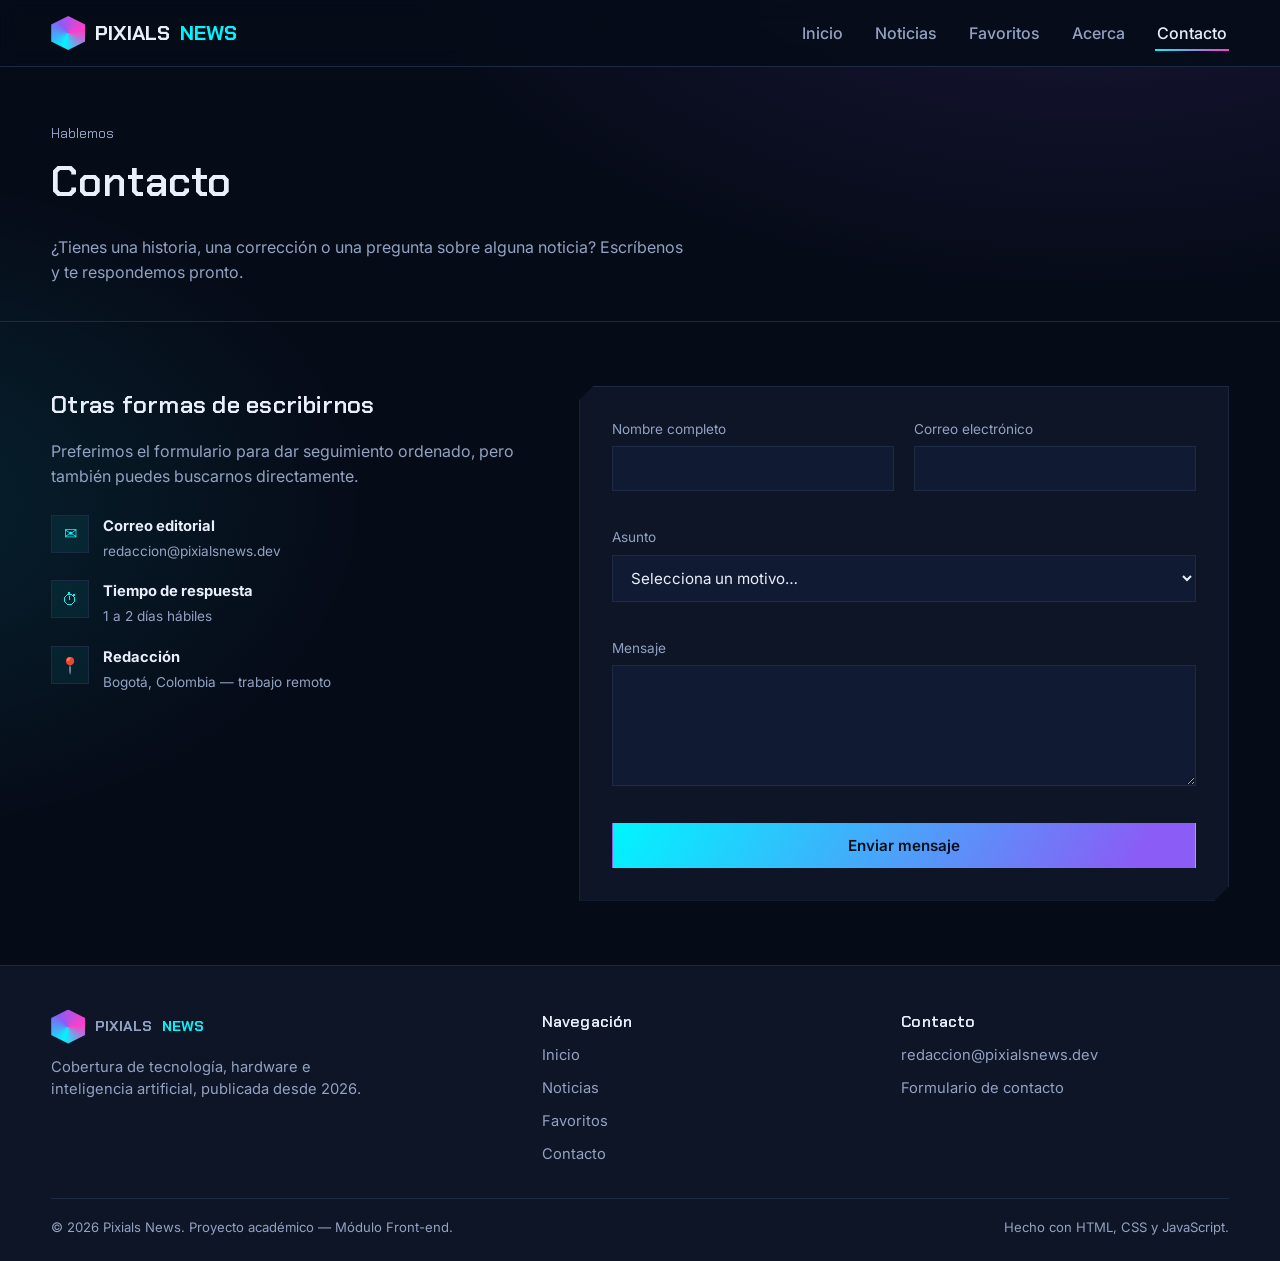
<file: contacto.html>
<!DOCTYPE html>
<!-- =========================================================
     contacto.html — Página de contacto de Pixials News
     Contiene: información de contacto + formulario con validación.
     La validación la realiza js/contacto.js.
     ========================================================= -->
<html lang="es">
<head>
<meta charset="UTF-8">
<!-- Hace que la página se adapte al ancho de pantalla en celulares -->
<meta name="viewport" content="width=device-width, initial-scale=1.0">
<title>Contacto — Pixials News</title>

<!-- Tipografías de Google Fonts: Chakra Petch (títulos) e Inter (texto) -->
<link rel="preconnect" href="https://fonts.googleapis.com">
<link rel="preconnect" href="https://fonts.gstatic.com" crossorigin>
<link href="https://fonts.googleapis.com/css2?family=Chakra+Petch:wght@500;600;700&family=Inter:wght@400;500;600&display=swap" rel="stylesheet">

<!-- Estilos globales compartidos por todas las páginas -->
<link rel="stylesheet" href="css/style.css">

<!-- Estilos exclusivos de la página de Contacto -->
<style>
  /* Dos columnas: información (izquierda) y formulario (derecha) */
  .contact-layout{
    display:grid;
    grid-template-columns: 0.85fr 1.15fr;
    gap:48px;
    align-items:start;
  }
  .contact-info h2{ font-size:1.5rem; }
  .contact-info p{ color:var(--text-dim); }

  /* Lista de datos de contacto (correo, tiempo de respuesta, ubicación) */
  .info-list{ list-style:none; padding:0; margin:26px 0 0; display:grid; gap:18px; }
  .info-list li{ display:flex; gap:14px; align-items:flex-start; }
  .info-icon{
    width:38px; height:38px; flex-shrink:0;
    display:flex; align-items:center; justify-content:center;
    border:1px solid var(--line);
    color:var(--cian);
    background:rgba(0,245,255,.06);
  }
  .info-list strong{ display:block; font-size:.92rem; }
  .info-list span{ font-size:.85rem; color:var(--text-dim); }

  /* Tarjeta del formulario */
  .contact-form{
    border:1px solid var(--line);
    background:var(--panel);
    padding:32px;
  }
  /* Fila con dos campos lado a lado (nombre y correo) */
  .form-row{ display:grid; grid-template-columns:1fr 1fr; gap:20px; }

  /* Responsive: en pantallas angostas todo se apila en una columna */
  @media (max-width:860px){ .contact-layout{ grid-template-columns:1fr; } .form-row{ grid-template-columns:1fr; } }
</style>
</head>
<body>

<!-- ================= HEADER (igual en las 4 páginas) ================= -->
<header class="site-header">
  <div class="container nav">
    <!-- Logotipo: enlaza al Home -->
    <a href="index.html" class="brand"><span class="brand-mark"></span>PIXIALS <span>NEWS</span></a>

    <!-- Menú principal de navegación (5 opciones) -->
    <ul class="nav-links">
      <li><a href="index.html">Inicio</a></li>
      <li><a href="listado.html">Noticias</a></li>
      <!-- data-fav-count: app.js escribe aquí la cantidad de favoritos -->
      <li><a href="listado.html?filtro=favoritos">Favoritos <em data-fav-count style="font-style:normal;color:var(--magenta)"></em></a></li>
      <li><a href="index.html#acerca">Acerca</a></li>
      <li><a href="contacto.html">Contacto</a></li>
    </ul>

    <!-- Botón hamburguesa (solo visible en móvil) -->
    <button class="nav-toggle" aria-label="Abrir menú">☰</button>
  </div>
</header>

<main>
  <!-- Cabecera de la página -->
  <section class="page-hero">
    <div class="container">
      <p class="eyebrow">Hablemos</p>
      <h1>Contacto</h1>
      <p>¿Tienes una historia, una corrección o una pregunta sobre alguna noticia? Escríbenos y te respondemos pronto.</p>
    </div>
  </section>

  <section class="section">
    <div class="container contact-layout">

      <!-- ===== Columna izquierda: información de contacto ===== -->
      <div class="contact-info">
        <h2>Otras formas de escribirnos</h2>
        <p>Preferimos el formulario para dar seguimiento ordenado, pero también puedes buscarnos directamente.</p>
        <ul class="info-list">
          <li>
            <div class="info-icon">✉</div>
            <div>
              <strong>Correo editorial</strong>
              <span>redaccion@pixialsnews.dev</span>
            </div>
          </li>
          <li>
            <div class="info-icon">⏱</div>
            <div>
              <strong>Tiempo de respuesta</strong>
              <span>1 a 2 días hábiles</span>
            </div>
          </li>
          <li>
            <div class="info-icon">📍</div>
            <div>
              <strong>Redacción</strong>
              <span>Bogotá, Colombia — trabajo remoto</span>
            </div>
          </li>
        </ul>
      </div>

      <!-- ===== Columna derecha: formulario =====
           novalidate: desactiva la validación nativa del navegador,
           porque la validación se hace con JavaScript (contacto.js). -->
      <form class="contact-form cut" id="contactForm" novalidate>

        <!-- Mensaje de confirmación: oculto por defecto (clase "hidden"),
             contacto.js lo muestra cuando el envío es válido -->
        <div class="alert success hidden" id="successMsg">
          Tu mensaje fue enviado. Gracias por escribirnos — te responderemos pronto.
        </div>

        <!-- Nombre y correo en la misma fila.
             Cada .field incluye un <span class="error-msg"> donde
             JavaScript escribe el error de ese campo. -->
        <div class="form-row">
          <div class="field">
            <label for="cNombre">Nombre completo</label>
            <input type="text" id="cNombre" required>
            <span class="error-msg"></span>
          </div>
          <div class="field">
            <label for="cCorreo">Correo electrónico</label>
            <input type="email" id="cCorreo" required>
            <span class="error-msg"></span>
          </div>
        </div>

        <!-- Asunto: la opción vacía (value="") cuenta como "no seleccionado" -->
        <div class="field">
          <label for="cAsunto">Asunto</label>
          <select id="cAsunto" required>
            <option value="">Selecciona un motivo…</option>
            <option>Sugerir una noticia</option>
            <option>Reportar un error</option>
            <option>Prensa y alianzas</option>
            <option>Otro</option>
          </select>
          <span class="error-msg"></span>
        </div>

        <!-- Mensaje: mínimo 10 caracteres (se valida en contacto.js) -->
        <div class="field">
          <label for="cMensaje">Mensaje</label>
          <textarea id="cMensaje" rows="5" required></textarea>
          <span class="error-msg"></span>
        </div>

        <button type="submit" class="btn btn-primary btn-block cut-sm">Enviar mensaje</button>
      </form>
    </div>
  </section>
</main>

<!-- ================= FOOTER (igual en las 4 páginas) ================= -->
<footer class="site-footer">
  <div class="container">
    <div class="footer-grid">
      <!-- Columna 1: marca y descripción -->
      <div>
        <a href="index.html" class="brand"><span class="brand-mark"></span>PIXIALS <span>NEWS</span></a>
        <p style="margin-top:12px;max-width:320px;">Cobertura de tecnología, hardware e inteligencia artificial, publicada desde 2026.</p>
      </div>
      <!-- Columna 2: enlaces de navegación -->
      <div>
        <h4>Navegación</h4>
        <ul>
          <li><a href="index.html">Inicio</a></li>
          <li><a href="listado.html">Noticias</a></li>
          <li><a href="listado.html?filtro=favoritos">Favoritos</a></li>
          <li><a href="contacto.html">Contacto</a></li>
        </ul>
      </div>
      <!-- Columna 3: contacto -->
      <div>
        <h4>Contacto</h4>
        <ul>
          <li><a href="mailto:redaccion@pixialsnews.dev">redaccion@pixialsnews.dev</a></li>
          <li><a href="contacto.html">Formulario de contacto</a></li>
        </ul>
      </div>
    </div>
    <div class="footer-bottom">
      <span>© 2026 Pixials News. Proyecto académico — Módulo Front-end.</span>
      <span>Hecho con HTML, CSS y JavaScript.</span>
    </div>
  </div>
</footer>

<!-- Scripts. El ORDEN importa: data.js define los datos, app.js usa esos
     datos, y contacto.js usa las funciones de app.js. -->
<script src="js/data.js"></script>
<script src="js/app.js"></script>
<script src="js/contacto.js"></script>
</body>
</html>
</file>
<file: css/style.css>
/* =========================================================
   PIXIALS NEWS — Hoja de estilos global (las 4 páginas)

   Organización del archivo:
   1. Design tokens (variables de color, tipografía, medidas)
   2. Reset y estilos base
   3. Header y navegación (incluye menú móvil)
   4. Botones
   5. Etiquetas (tags)
   6. Footer
   7. Secciones generales
   8. Tarjetas de noticia y cuadrícula
   9. Formularios y alertas
   10. Utilidades
   ========================================================= */

/* =========================================================
   1. DESIGN TOKENS
   Variables CSS reutilizables: cambiar un valor aquí cambia
   el color/fuente en todo el sitio.
   ========================================================= */
:root{
  /* Fondos */
  --bg:        #060B18;   /* fondo general (azul casi negro) */
  --panel:     #0D1526;   /* paneles y tarjetas */
  --panel-2:   #101B33;   /* campos de formulario y botones secundarios */
  --line:      #1D2A45;   /* bordes y separadores */

  /* Textos */
  --text:      #E9EFFB;   /* texto principal */
  --text-dim:  #93A2C2;   /* texto secundario */

  /* Acentos neón */
  --cian:      #00F5FF;
  --magenta:   #FF3EC8;
  --violeta:   #8B5CF6;

  /* Tipografías (cargadas desde Google Fonts en cada HTML) */
  --font-head: "Chakra Petch", sans-serif;  /* títulos */
  --font-body: "Inter", sans-serif;         /* texto de lectura */

  --cut: 14px; /* tamaño del corte de esquina "circuito" */
}

/* =========================================================
   2. RESET Y ESTILOS BASE
   ========================================================= */

/* box-sizing: el padding y el borde se cuentan dentro del ancho */
*,*::before,*::after{ box-sizing:border-box; }
html{ scroll-behavior:smooth; } /* desplazamiento suave hacia anclas (#acerca) */

body{
  margin:0;
  /* Dos degradados radiales (brillos violeta y cian) sobre el color base */
  background:
    radial-gradient(1200px 700px at 85% -10%, rgba(139,92,246,.16), transparent 60%),
    radial-gradient(900px 600px at -10% 40%, rgba(0,245,255,.10), transparent 55%),
    var(--bg);
  color:var(--text);
  font-family:var(--font-body);
  line-height:1.55;
  min-height:100vh;
  /* Columna flexible: junto con margin-top:auto del footer,
     lo mantiene pegado abajo aunque la página tenga poco contenido */
  display:flex;
  flex-direction:column;
}

h1,h2,h3,h4{
  font-family:var(--font-head);
  margin:0 0 .5em;
  letter-spacing:.01em;
  font-weight:600;
}

a{ color:inherit; text-decoration:none; }
img{ max-width:100%; display:block; } /* imágenes nunca desbordan su contenedor */
button{ font-family:var(--font-body); cursor:pointer; }

/* Color del texto al seleccionarlo con el mouse */
::selection{ background:var(--magenta); color:#060B18; }

/* Contorno visible al navegar con teclado (accesibilidad) */
:focus-visible{
  outline:2px solid var(--cian);
  outline-offset:3px;
}

/* Contenedor centrado: 92% del ancho, máximo 1180px */
.container{
  width:min(1180px, 92%);
  margin-inline:auto;
}

/* Esquinas "cortadas" tipo circuito, en vez de border-radius uniforme.
   clip-path recorta la esquina superior izquierda e inferior derecha. */
.cut{
  clip-path: polygon(
    var(--cut) 0, 100% 0, 100% calc(100% - var(--cut)),
    calc(100% - var(--cut)) 100%, 0 100%, 0 var(--cut)
  );
}
/* Versión pequeña del corte (para botones y tarjetas) */
.cut-sm{
  --cut: 8px;
}

/* =========================================================
   3. HEADER Y NAVEGACIÓN
   ========================================================= */

/* Header fijo arriba al hacer scroll, con fondo translúcido y desenfoque */
.site-header{
  position:sticky; top:0; z-index:50;
  background:rgba(6,11,24,.82);
  backdrop-filter: blur(10px);
  border-bottom:1px solid var(--line);
}
.nav{
  display:flex;
  align-items:center;
  justify-content:space-between;
  padding:16px 0;
}

/* Logotipo: ícono hexagonal + nombre */
.brand{
  display:flex; align-items:center; gap:10px;
  font-family:var(--font-head);
  font-size:1.3rem;
  font-weight:700;
}
.brand-mark{
  width:34px; height:34px;
  background: conic-gradient(from 200deg, var(--cian), var(--violeta), var(--magenta), var(--cian));
  clip-path: polygon(50% 0, 100% 25%, 100% 75%, 50% 100%, 0 75%, 0 25%); /* hexágono */
  box-shadow: 0 0 18px rgba(0,245,255,.55);
}
.brand span{ color:var(--cian); } /* "NEWS" en cian */

/* Lista de links del menú (horizontal en escritorio) */
.nav-links{
  display:flex; gap:28px; list-style:none; margin:0; padding:0;
}
.nav-links a{
  position:relative;
  color:var(--text-dim);
  font-weight:500;
  padding:6px 2px;
  transition:color .2s ease;
}
/* Línea de subrayado que crece al pasar el mouse o en el link activo */
.nav-links a::after{
  content:"";
  position:absolute; left:0; bottom:-2px;
  width:0; height:2px;
  background:linear-gradient(90deg,var(--cian),var(--magenta));
  transition:width .25s ease;
}
.nav-links a:hover, .nav-links a.active{ color:var(--text); }
.nav-links a:hover::after, .nav-links a.active::after{ width:100%; }

/* Botón hamburguesa: oculto en escritorio */
.nav-toggle{
  display:none;
  background:none; border:1px solid var(--line); color:var(--text);
  padding:8px 10px;
}

/* Responsive: en pantallas de hasta 800px el menú se vuelve un desplegable */
@media (max-width: 800px){
  .nav-links{
    position:absolute; top:100%; left:0; right:0;
    flex-direction:column;
    background:var(--panel);
    border-bottom:1px solid var(--line);
    padding:18px 6%;
    gap:16px;
    display:none;              /* oculto hasta que JS agregue la clase "open" */
  }
  .nav-links.open{ display:flex; }
  .nav-toggle{ display:block; }
}

/* =========================================================
   4. BOTONES
   Clase base .btn + variantes de estilo
   ========================================================= */
.btn{
  display:inline-flex; align-items:center; gap:8px;
  padding:12px 22px;
  font-weight:600;
  font-size:.95rem;
  border:1px solid transparent;
  transition:transform .15s ease, box-shadow .2s ease, background .2s ease;
}
.btn:active{ transform:translateY(1px); } /* efecto de "presionado" */

/* Principal: degradado cian → violeta */
.btn-primary{
  background:linear-gradient(120deg, var(--cian), var(--violeta) 90%);
  color:#04101c;
}
.btn-primary:hover{ box-shadow:0 0 24px rgba(0,245,255,.45); }

/* Secundario: solo borde */
.btn-ghost{
  background:transparent;
  border-color:var(--line);
  color:var(--text);
}
.btn-ghost:hover{ border-color:var(--cian); color:var(--cian); }

/* Botón de favoritos; con .is-active queda resaltado en magenta */
.btn-fav{
  background:var(--panel-2);
  border-color:var(--line);
  color:var(--text);
}
.btn-fav.is-active{
  background:rgba(255,62,200,.12);
  border-color:var(--magenta);
  color:var(--magenta);
}

/* Botón de eliminar (tono rojizo) */
.btn-danger{
  background:transparent;
  border-color:#4a1f2c;
  color:#ff7a9c;
}
.btn-danger:hover{ background:rgba(255,62,200,.08); }

/* Botón que ocupa todo el ancho de su contenedor */
.btn-block{ width:100%; justify-content:center; }

/* =========================================================
   5. TAG / BADGE de categoría
   ========================================================= */
.tag{
  display:inline-block;
  font-family:var(--font-head);
  font-size:.72rem;
  padding:4px 10px;
  border:1px solid var(--cian);
  color:var(--cian);
  background:rgba(0,245,255,.06);
}

/* =========================================================
   6. FOOTER
   ========================================================= */
.site-footer{
  margin-top:auto; /* empuja el footer al final de la página */
  border-top:1px solid var(--line);
  background:var(--panel);
  padding:44px 0 24px;
}
/* Tres columnas: marca (más ancha), navegación y contacto */
.footer-grid{
  display:grid;
  grid-template-columns: 1.4fr 1fr 1fr;
  gap:32px;
}
.footer-grid h4{ color:var(--text); font-size:1rem; }
.footer-grid p, .footer-grid a{ color:var(--text-dim); font-size:.92rem; }
.footer-grid ul{ list-style:none; padding:0; margin:0; display:grid; gap:8px; }
.footer-grid a:hover{ color:var(--cian); }
/* Franja inferior con derechos y crédito */
.footer-bottom{
  margin-top:32px; padding-top:18px;
  border-top:1px solid var(--line);
  display:flex; justify-content:space-between; flex-wrap:wrap; gap:10px;
  font-size:.82rem; color:var(--text-dim);
}
/* En móvil, las columnas se apilan */
@media (max-width:700px){ .footer-grid{ grid-template-columns:1fr; } }

/* =========================================================
   7. SECCIONES GENERALES
   ========================================================= */
.section{ padding:64px 0; }

/* Encabezado de sección: título a la izquierda, acción a la derecha */
.section-head{
  display:flex; align-items:flex-end; justify-content:space-between;
  gap:20px; margin-bottom:28px; flex-wrap:wrap;
}
.section-head p{ color:var(--text-dim); max-width:520px; margin:6px 0 0; }

/* Texto pequeño en violeta sobre los títulos */
.eyebrow{
  font-family:var(--font-head);
  color:var(--violeta);
  font-size:.85rem;
  margin:0 0 6px;
}

/* Cabecera de las páginas internas (Listado y Contacto) */
.page-hero{
  padding:56px 0 20px;
  border-bottom:1px solid var(--line);
}
/* clamp(mín, ideal, máx): el título se ajusta al ancho de pantalla */
.page-hero h1{ font-size:clamp(2rem, 4vw, 2.6rem); }
.page-hero p{ color:var(--text-dim); max-width:640px; }

/* =========================================================
   8. CARD DE NOTICIA Y CUADRÍCULA
   ========================================================= */
.news-card{
  background:var(--panel);
  border:1px solid var(--line);
  overflow:hidden;
  display:flex; flex-direction:column;
  transition:border-color .2s ease, transform .2s ease;
}
/* Al pasar el mouse: borde violeta y leve elevación */
.news-card:hover{ border-color:var(--violeta); transform:translateY(-3px); }

/* Imagen en proporción 16:10, con la etiqueta de categoría encima */
.news-card .thumb{
  aspect-ratio:16/10; overflow:hidden; position:relative;
}
.news-card .thumb img{ width:100%; height:100%; object-fit:cover; }
.news-card .thumb .tag{ position:absolute; top:12px; left:12px; background:#060B18cc; }

/* Cuerpo de la tarjeta: el resumen (flex:1) ocupa el espacio sobrante,
   así todos los botones quedan alineados abajo */
.news-card .body{ padding:18px 18px 20px; display:flex; flex-direction:column; gap:10px; flex:1; }
.news-card h3{ font-size:1.08rem; line-height:1.3; }
.news-card .excerpt{ color:var(--text-dim); font-size:.92rem; flex:1; }
.news-card .meta{ font-size:.78rem; color:var(--text-dim); display:flex; justify-content:space-between; }
.news-card .actions{ display:flex; gap:10px; margin-top:6px; }

/* Cuadrícula responsive: 3 columnas → 2 → 1 */
.news-grid{
  display:grid;
  grid-template-columns:repeat(3, 1fr);
  gap:24px;
}
@media (max-width:900px){ .news-grid{ grid-template-columns:repeat(2,1fr); } }
@media (max-width:620px){ .news-grid{ grid-template-columns:1fr; } }

/* =========================================================
   9. FORMULARIOS Y ALERTAS
   ========================================================= */
/* .field agrupa etiqueta + campo + mensaje de error */
.field{ display:flex; flex-direction:column; gap:6px; margin-bottom:18px; }
.field label{ font-size:.85rem; color:var(--text-dim); }
.field input, .field textarea, .field select{
  background:var(--panel-2);
  border:1px solid var(--line);
  color:var(--text);
  padding:12px 14px;
  font-family:var(--font-body);
  font-size:.95rem;
}
.field input:focus, .field textarea:focus, .field select:focus{
  border-color:var(--cian);
}
/* Estado de error: JS agrega la clase "error" al .field */
.field.error input, .field.error textarea{ border-color:var(--magenta); }
.field .error-msg{ color:var(--magenta); font-size:.78rem; min-height:1em; }

/* Mensaje de confirmación (por ej. al enviar el formulario de contacto) */
.alert{
  padding:14px 16px;
  border:1px solid var(--cian);
  background:rgba(0,245,255,.07);
  color:var(--text);
  margin-bottom:20px;
  font-size:.92rem;
}
.alert.success{ border-color:var(--cian); }
.alert.hidden{ display:none; } /* JS quita esta clase para mostrarlo */

/* =========================================================
   10. UTILIDADES
   Clases pequeñas de un solo propósito
   ========================================================= */
.text-dim{ color:var(--text-dim); }
.mt-0{ margin-top:0; }
.flex-between{ display:flex; align-items:center; justify-content:space-between; }
/* Mensaje cuando no hay resultados (borde punteado) */
.empty-state{
  padding:60px 20px; text-align:center; color:var(--text-dim);
  border:1px dashed var(--line);
}
</file>
